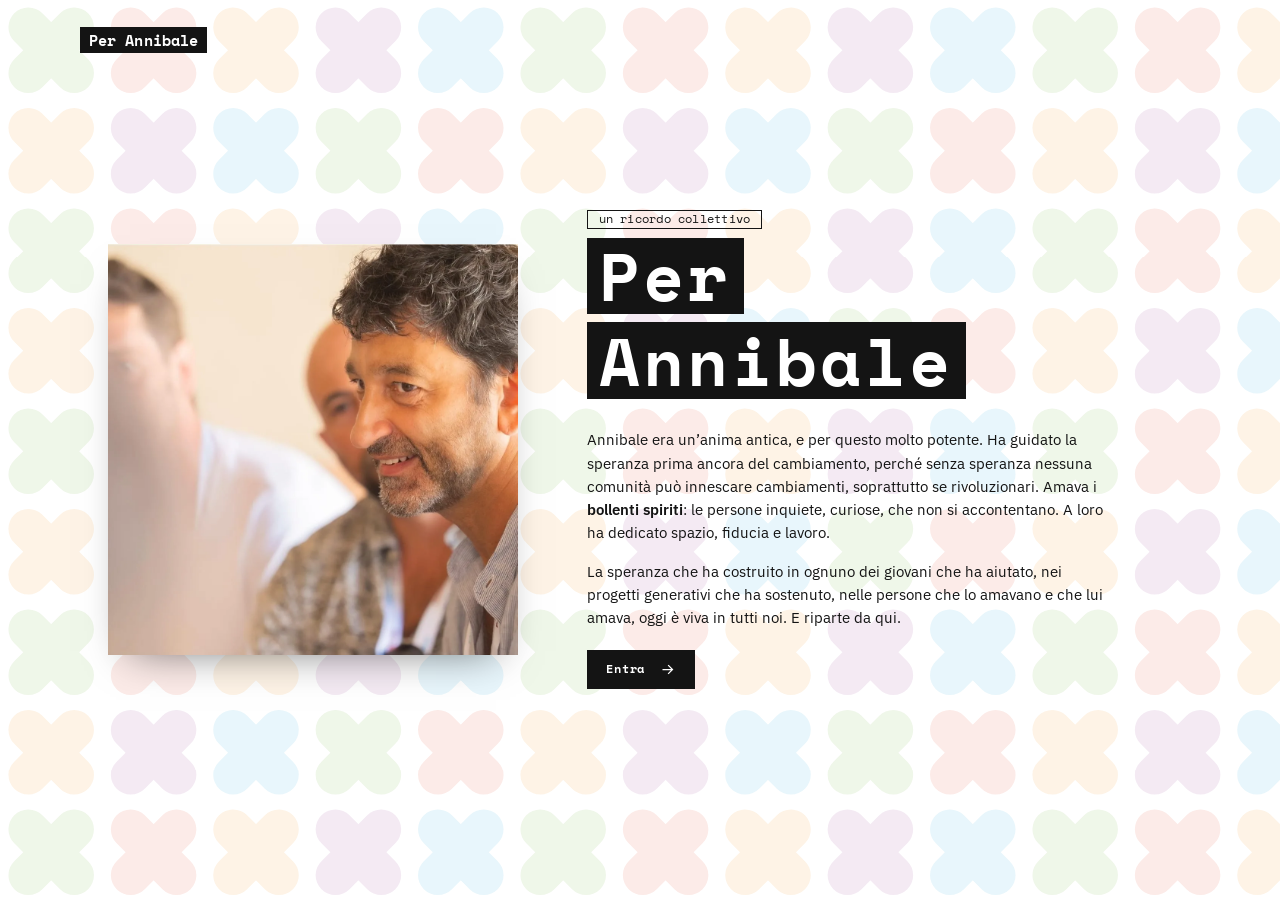
<file: index.html>
<!DOCTYPE html>
<html lang="it">
<head>
    <meta charset="UTF-8">
    <meta name="viewport" content="width=device-width, initial-scale=1.0">
    <title>Per Annibale D'Elia</title>
    <link rel="preconnect" href="https://fonts.googleapis.com">
    <link rel="preconnect" href="https://fonts.gstatic.com" crossorigin>
    <link href="https://fonts.googleapis.com/css2?family=IBM+Plex+Sans:wght@300;400;500;600;700&amp;family=Space+Mono:wght@400;700&amp;display=swap" rel="stylesheet">
    <link rel="stylesheet" href="assets/site-theme.css">
</head>
<body class="page--frontespizio">

    <div class="page">

        <header class="topbar">
            <div class="topbar__inner">
                <a class="site-brand" href="index.html" aria-current="page" aria-label="Per Annibale">
                    <span class="brand-tag">Per Annibale</span>
                </a>
            </div>
        </header>

        <main>
            <section id="frontispiece" aria-labelledby="frontispiece-title"
                     aria-describedby="frontispiece-quote">
                <div class="cover-scroll">
                    <div class="cover-grid">
                        <figure class="cover-photo">
                            <picture>
                                <source srcset="home.webp" type="image/webp">
                                <img src="home.jpg" width="1079" height="1080" decoding="async"
                                     alt="Annibale D'Elia sorride accanto ad altre persone durante un incontro">
                            </picture>
                        </figure>

                        <div class="cover-copy">
                            <p id="frontispiece-kicker">un ricordo collettivo</p>
                            <h1 id="frontispiece-title"><span>Per</span><span>Annibale</span></h1>
                            <blockquote id="frontispiece-quote" class="cover-quote">
                                <p>Annibale era un’anima antica, e per questo molto potente. Ha guidato la speranza prima
                                ancora del cambiamento, perché senza speranza nessuna comunità può innescare cambiamenti,
                                soprattutto se rivoluzionari. Amava i <strong>bollenti spiriti</strong>: le persone inquiete,
                                curiose, che non si accontentano. A loro ha dedicato spazio, fiducia e lavoro.</p>
                                <p>La speranza che ha costruito in ognuno dei giovani che ha aiutato, nei progetti generativi
                                che ha sostenuto, nelle persone che lo amavano e che lui amava, oggi è viva in tutti noi.
                                E riparte da qui.</p>
                            </blockquote>

                            <div class="cover-cta">
                                <a id="frontispiece-enter" href="ricordi.html">
                                    Entra
                                    <svg xmlns="http://www.w3.org/2000/svg" fill="none" viewBox="0 0 24 24"
                                         stroke="currentColor" aria-hidden="true">
                                        <path stroke-linecap="butt" stroke-linejoin="miter" stroke-width="2" d="M4 12h16M13 5l7 7-7 7" />
                                    </svg>
                                </a>
                            </div>
                        </div>
                    </div>
                </div>
            </section>
        </main>
    </div>
</body>
</html>
</file>
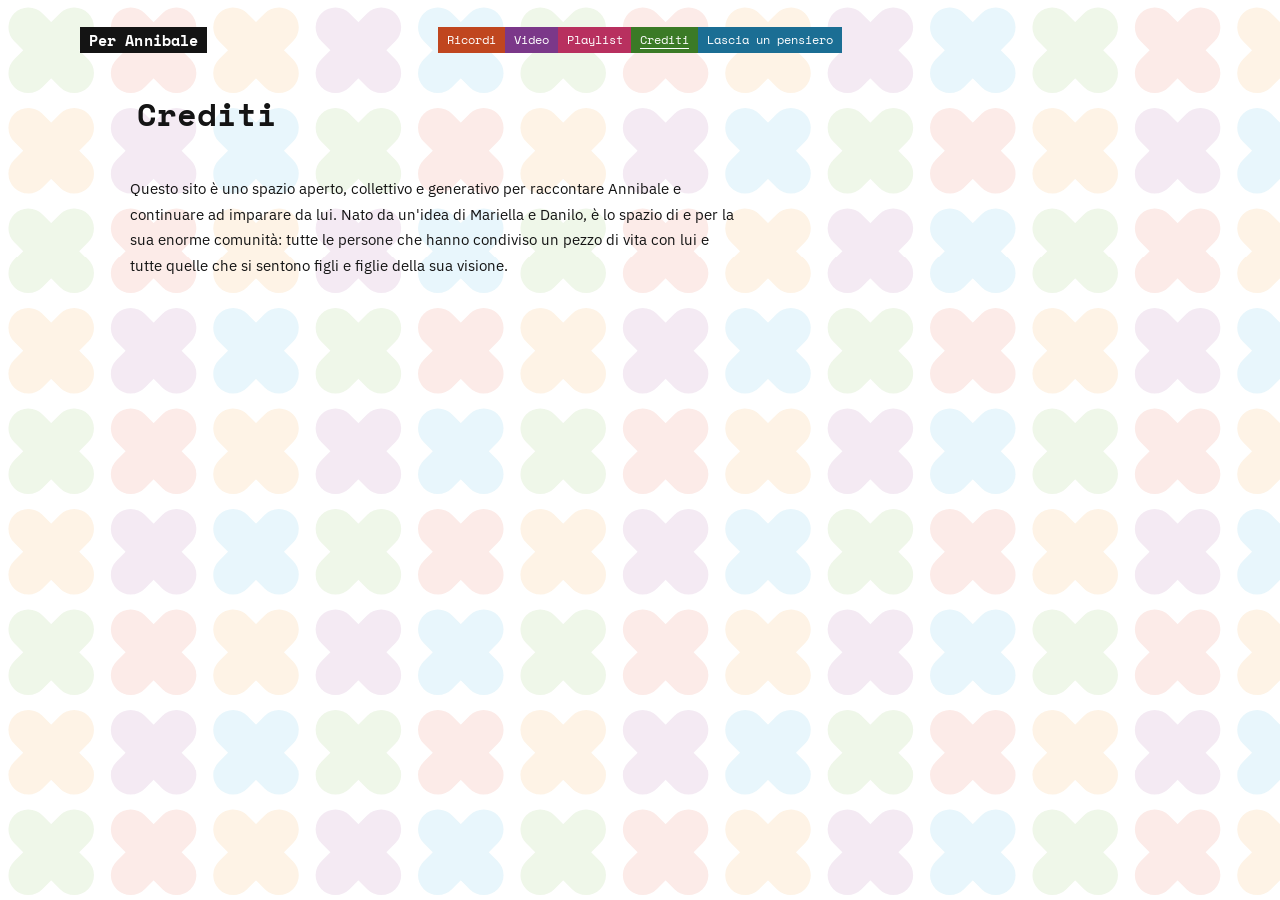
<file: credits.html>
<!DOCTYPE html>
<html lang="it">
<head>
    <meta charset="UTF-8">
    <meta name="viewport" content="width=device-width, initial-scale=1.0">
    <title>Crediti — Per Annibale</title>
    <link rel="preconnect" href="https://fonts.googleapis.com">
    <link rel="preconnect" href="https://fonts.gstatic.com" crossorigin>
    <link href="https://fonts.googleapis.com/css2?family=IBM+Plex+Sans:wght@300;400;500;600;700&amp;family=Space+Mono:wght@400;700&amp;display=swap" rel="stylesheet">
    <link rel="stylesheet" href="assets/site-theme.css">
</head>
<body class="page--browse">

    <div class="page">

        <header class="topbar">
            <div class="topbar__inner">
                <a class="site-brand" href="index.html" aria-label="Per Annibale — frontespizio">
                    <span class="brand-tag">Per Annibale</span>
                </a>

                <nav id="site-nav" aria-label="Sezioni del sito">
                    <a href="ricordi.html">Ricordi</a>
                    <a href="video.html">Video</a>
                    <a href="playlist.html">Playlist</a>
                    <a href="credits.html" aria-current="page">Crediti</a>
                    <a href="ricordi.html?pensiero=1" class="nav-pensiero">Lascia un pensiero</a>
                </nav>

                <div class="topbar__right">
                    <p id="counter"></p>

                    <button type="button" id="menu-toggle" aria-label="Apri il menu" aria-expanded="false"
                            aria-controls="mobile-menu">
                        <svg class="menu-icon-open" xmlns="http://www.w3.org/2000/svg" fill="none"
                             viewBox="0 0 24 24" stroke="currentColor" aria-hidden="true">
                            <path stroke-linecap="butt" stroke-width="2" d="M3 7h18M3 12h18M3 17h18" />
                        </svg>
                        <svg class="menu-icon-close hidden" xmlns="http://www.w3.org/2000/svg" fill="none"
                             viewBox="0 0 24 24" stroke="currentColor" aria-hidden="true">
                            <path stroke-linecap="butt" stroke-width="2" d="M6 18L18 6M6 6l12 12" />
                        </svg>
                    </button>
                </div>

                <div id="mobile-menu-backdrop" class="hidden"></div>
                <div id="mobile-menu" class="hidden">
                    <nav aria-label="Sezioni del sito">
                        <a href="ricordi.html">Ricordi</a>
                        <a href="video.html">Video</a>
                        <a href="playlist.html">Playlist</a>
                        <a href="credits.html" aria-current="page">Crediti</a>
                        <a href="ricordi.html?pensiero=1" class="nav-pensiero">Lascia un pensiero</a>
                    </nav>
                </div>
            </div>
        </header>

        <main>
            <div class="sheet">
                <div class="sheet__head">
                    <h1>Crediti</h1>
                </div>

                <p class="sheet__intro">
                    Questo sito è uno spazio aperto, collettivo e generativo per raccontare Annibale e continuare ad imparare da lui. Nato da un'idea di Mariella e Danilo, è lo spazio di e per la sua enorme comunità: tutte le persone che hanno condiviso un pezzo di vita con lui e tutte quelle che si sentono figli e figlie della sua visione.
                </p>

              
            </div>
        </main>
    </div>
    <script src="menu.js" defer></script>
</body>
</html>
</file>
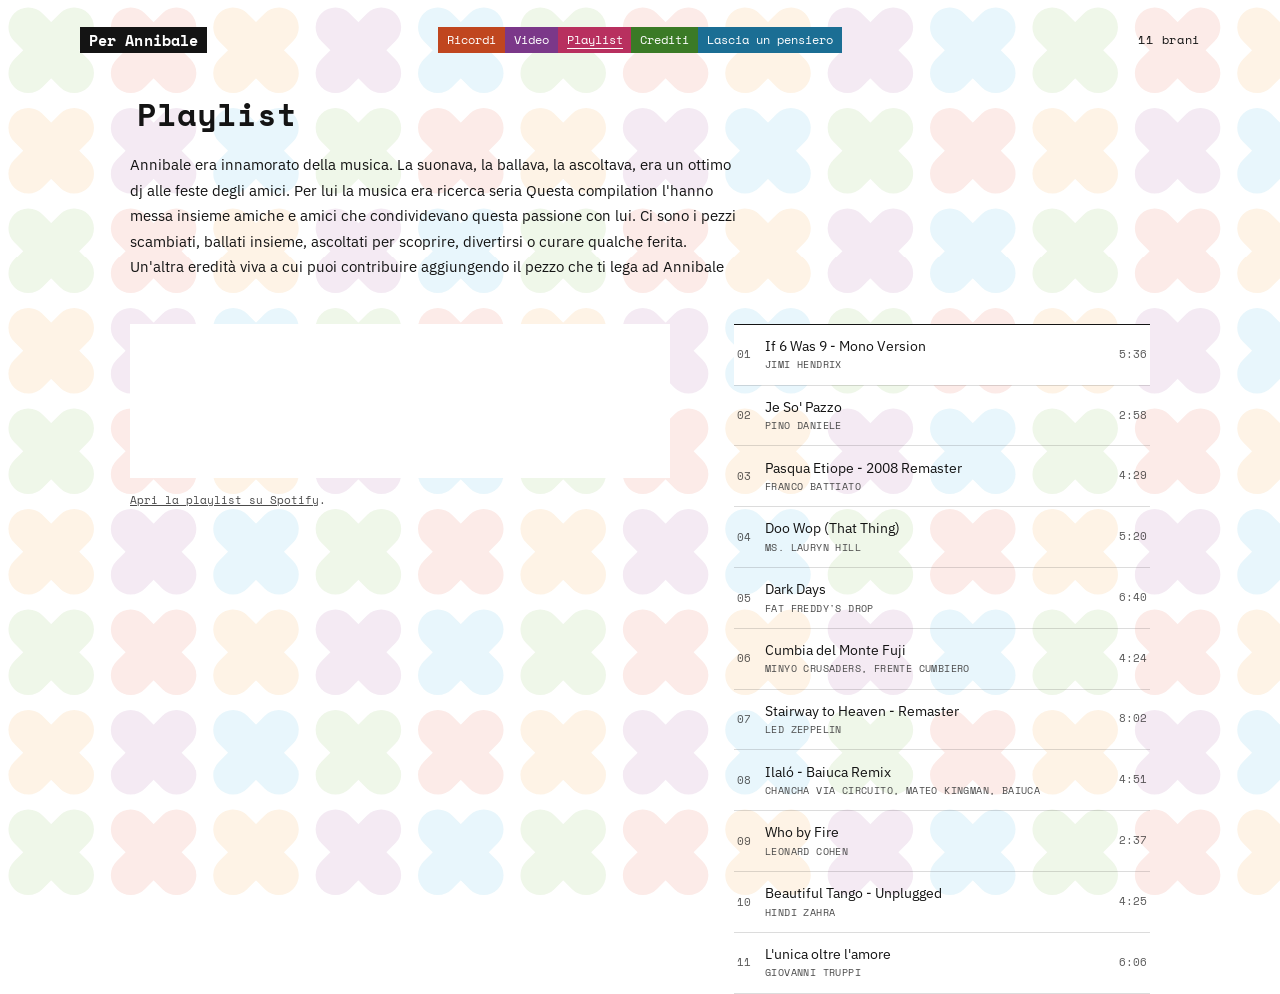
<file: playlist.html>
<!DOCTYPE html>
<html lang="it">

<head>
    <meta charset="UTF-8">
    <meta name="viewport" content="width=device-width, initial-scale=1.0">
    <title>Playlist — Per Annibale</title>
    <link rel="preconnect" href="https://fonts.googleapis.com">
    <link rel="preconnect" href="https://fonts.gstatic.com" crossorigin>
    <link
        href="https://fonts.googleapis.com/css2?family=IBM+Plex+Sans:wght@300;400;500;600;700&amp;family=Space+Mono:wght@400;700&amp;display=swap"
        rel="stylesheet">
    <link rel="stylesheet" href="assets/site-theme.css">
</head>

<body class="page--browse">

    <div class="page">

        <header class="topbar">
            <div class="topbar__inner">
                <a class="site-brand" href="index.html" aria-label="Per Annibale — frontespizio">
                    <span class="brand-tag">Per Annibale</span>
                </a>

                <nav id="site-nav" aria-label="Sezioni del sito">
                    <a href="ricordi.html">Ricordi</a>
                    <a href="video.html">Video</a>
                    <a href="playlist.html" aria-current="page">Playlist</a>
                    <a href="credits.html">Crediti</a>
                    <a href="ricordi.html?pensiero=1" class="nav-pensiero">Lascia un pensiero</a>
                </nav>

                <div class="topbar__right">
                    <p id="counter">11 brani</p>

                    <button type="button" id="menu-toggle" aria-label="Apri il menu" aria-expanded="false"
                        aria-controls="mobile-menu">
                        <svg class="menu-icon-open" xmlns="http://www.w3.org/2000/svg" fill="none" viewBox="0 0 24 24"
                            stroke="currentColor" aria-hidden="true">
                            <path stroke-linecap="butt" stroke-width="2" d="M3 7h18M3 12h18M3 17h18" />
                        </svg>
                        <svg class="menu-icon-close hidden" xmlns="http://www.w3.org/2000/svg" fill="none"
                            viewBox="0 0 24 24" stroke="currentColor" aria-hidden="true">
                            <path stroke-linecap="butt" stroke-width="2" d="M6 18L18 6M6 6l12 12" />
                        </svg>
                    </button>
                </div>

                <div id="mobile-menu-backdrop" class="hidden"></div>
                <div id="mobile-menu" class="hidden">
                    <nav aria-label="Sezioni del sito">
                        <a href="ricordi.html">Ricordi</a>
                        <a href="video.html">Video</a>
                        <a href="playlist.html" aria-current="page">Playlist</a>
                        <a href="credits.html">Crediti</a>
                        <a href="ricordi.html?pensiero=1" class="nav-pensiero">Lascia un pensiero</a>
                    </nav>
                </div>
            </div>
        </header>

        <main>
            <div class="sheet">
                <div class="sheet__head">
                    <h1>Playlist</h1>
                    <p class="sheet__intro">
                        Annibale era innamorato della musica. La suonava, la ballava, la ascoltava, era un ottimo dj
                        alle feste degli amici. Per lui la musica era ricerca seria
                        Questa compilation l'hanno messa insieme amiche e amici che condividevano questa passione con
                        lui. Ci sono i pezzi scambiati, ballati insieme, ascoltati per scoprire, divertirsi o curare
                        qualche ferita.
                        Un'altra eredità viva a cui puoi contribuire aggiungendo il pezzo che ti lega ad Annibale

                    </p>
                </div>

                <div class="playlist">
                    <div class="playlist__now">
                        <div class="frame frame--audio" id="player">
                            <iframe
                                src="https://open.spotify.com/embed/track/5GlwwE3n90VQGXJaO1IEja?utm_source=generator&amp;theme=0"
                                title="If 6 Was 9 - Mono Version · Jimi Hendrix" loading="lazy"
                                allow="autoplay; clipboard-write; encrypted-media; fullscreen; picture-in-picture"></iframe>
                        </div>
                        <p class="playlist__hint">
                            <a href="https://open.spotify.com/playlist/4p1DMo5eNck3kikLHSGrAn" target="_blank"
                                rel="noopener">Apri la playlist su Spotify</a>.
                        </p>
                    </div>

                    <ol class="playlist__list" id="list">
                        <li>
                            <button type="button" class="playlist__item" aria-current="true"
                                data-track="5GlwwE3n90VQGXJaO1IEja" data-title="If 6 Was 9 - Mono Version"
                                data-artist="Jimi Hendrix">
                                <span class="playlist__index">01</span>
                                <span class="playlist__song">
                                    <span class="playlist__title">If 6 Was 9 - Mono Version</span>
                                    <span class="playlist__artist">Jimi Hendrix</span>
                                </span>
                                <span class="playlist__time">5:36</span>
                            </button>
                        </li>
                        <li>
                            <button type="button" class="playlist__item" data-track="3QDZ1rWJBMCu9ptRVkPQUa"
                                data-title="Je So' Pazzo" data-artist="Pino Daniele">
                                <span class="playlist__index">02</span>
                                <span class="playlist__song">
                                    <span class="playlist__title">Je So' Pazzo</span>
                                    <span class="playlist__artist">Pino Daniele</span>
                                </span>
                                <span class="playlist__time">2:58</span>
                            </button>
                        </li>
                        <li>
                            <button type="button" class="playlist__item" data-track="0tL0UhVcoZLwurNbB4jxD0"
                                data-title="Pasqua Etiope - 2008 Remaster" data-artist="Franco Battiato">
                                <span class="playlist__index">03</span>
                                <span class="playlist__song">
                                    <span class="playlist__title">Pasqua Etiope - 2008 Remaster</span>
                                    <span class="playlist__artist">Franco Battiato</span>
                                </span>
                                <span class="playlist__time">4:29</span>
                            </button>
                        </li>
                        <li>
                            <button type="button" class="playlist__item" data-track="0uEp9E98JB5awlA084uaIg"
                                data-title="Doo Wop (That Thing)" data-artist="Ms. Lauryn Hill">
                                <span class="playlist__index">04</span>
                                <span class="playlist__song">
                                    <span class="playlist__title">Doo Wop (That Thing)</span>
                                    <span class="playlist__artist">Ms. Lauryn Hill</span>
                                </span>
                                <span class="playlist__time">5:20</span>
                            </button>
                        </li>
                        <li>
                            <button type="button" class="playlist__item" data-track="4c5LotZ6p32pCkFTEllTGd"
                                data-title="Dark Days" data-artist="Fat Freddy's Drop">
                                <span class="playlist__index">05</span>
                                <span class="playlist__song">
                                    <span class="playlist__title">Dark Days</span>
                                    <span class="playlist__artist">Fat Freddy's Drop</span>
                                </span>
                                <span class="playlist__time">6:40</span>
                            </button>
                        </li>
                        <li>
                            <button type="button" class="playlist__item" data-track="1O9k2KJkdTALaxjkzUoLCT"
                                data-title="Cumbia del Monte Fuji" data-artist="Minyo Crusaders, Frente Cumbiero">
                                <span class="playlist__index">06</span>
                                <span class="playlist__song">
                                    <span class="playlist__title">Cumbia del Monte Fuji</span>
                                    <span class="playlist__artist">Minyo Crusaders, Frente Cumbiero</span>
                                </span>
                                <span class="playlist__time">4:24</span>
                            </button>
                        </li>
                        <li>
                            <button type="button" class="playlist__item" data-track="5CQ30WqJwcep0pYcV4AMNc"
                                data-title="Stairway to Heaven - Remaster" data-artist="Led Zeppelin">
                                <span class="playlist__index">07</span>
                                <span class="playlist__song">
                                    <span class="playlist__title">Stairway to Heaven - Remaster</span>
                                    <span class="playlist__artist">Led Zeppelin</span>
                                </span>
                                <span class="playlist__time">8:02</span>
                            </button>
                        </li>
                        <li>
                            <button type="button" class="playlist__item" data-track="5tSksdnno22sDKpKpXiakm"
                                data-title="Ilaló - Baiuca Remix"
                                data-artist="Chancha Via Circuito, Mateo Kingman, Baiuca">
                                <span class="playlist__index">08</span>
                                <span class="playlist__song">
                                    <span class="playlist__title">Ilaló - Baiuca Remix</span>
                                    <span class="playlist__artist">Chancha Via Circuito, Mateo Kingman, Baiuca</span>
                                </span>
                                <span class="playlist__time">4:51</span>
                            </button>
                        </li>
                        <li>
                            <button type="button" class="playlist__item" data-track="1JZ2NQMaA9oy4UeTI4oQcP"
                                data-title="Who by Fire" data-artist="Leonard Cohen">
                                <span class="playlist__index">09</span>
                                <span class="playlist__song">
                                    <span class="playlist__title">Who by Fire</span>
                                    <span class="playlist__artist">Leonard Cohen</span>
                                </span>
                                <span class="playlist__time">2:37</span>
                            </button>
                        </li>
                        <li>
                            <button type="button" class="playlist__item" data-track="1AAmQJO43qsQGc1pWRmTxN"
                                data-title="Beautiful Tango - Unplugged" data-artist="Hindi Zahra">
                                <span class="playlist__index">10</span>
                                <span class="playlist__song">
                                    <span class="playlist__title">Beautiful Tango - Unplugged</span>
                                    <span class="playlist__artist">Hindi Zahra</span>
                                </span>
                                <span class="playlist__time">4:25</span>
                            </button>
                        </li>
                        <li>
                            <button type="button" class="playlist__item" data-track="7F7kGzgWr9UvPF9OfCi1VF"
                                data-title="L'unica oltre l'amore" data-artist="Giovanni Truppi">
                                <span class="playlist__index">11</span>
                                <span class="playlist__song">
                                    <span class="playlist__title">L'unica oltre l'amore</span>
                                    <span class="playlist__artist">Giovanni Truppi</span>
                                </span>
                                <span class="playlist__time">6:06</span>
                            </button>
                        </li>
                    </ol>
                </div>
            </div>
        </main>
    </div>

    <script>
        /* One player, one list: choosing a song loads that track into the Spotify embed. */
        (function playlist() {
            const player = document.getElementById('player');
            const list = document.getElementById('list');
            if (!player || !list) return;

            function play(button) {
                list.querySelectorAll('.playlist__item').forEach((el) => {
                    el.setAttribute('aria-current', el === button ? 'true' : 'false');
                });

                const iframe = document.createElement('iframe');
                iframe.src = 'https://open.spotify.com/embed/track/' + button.dataset.track +
                    '?utm_source=generator&theme=0&autoplay=1';
                iframe.title = button.dataset.title + ' · ' + button.dataset.artist;
                iframe.allow = 'autoplay; clipboard-write; encrypted-media; fullscreen; picture-in-picture';
                player.replaceChildren(iframe);
            }

            list.addEventListener('click', (event) => {
                const button = event.target.closest('.playlist__item');
                if (button) play(button);
            });
        })();
    </script>
    <script src="menu.js" defer></script>
</body>

</html>
</file>
<file: assets/site-theme.css>
/* =========================================================================
   Per Annibale — sistema grafico
   Motivo a X pastello, Space Mono per titoli/etichette/menu/pulsanti,
   IBM Plex Sans per i testi, angoli vivi ovunque.
   ========================================================================= */

:root {
    --ink: #141414;
    --paper: #ffffff;

    /* Colori del motivo (sfondo, al 12%) */
    --motif-green: #7ab648;
    --motif-red: #e5553a;
    --motif-orange: #f39a2b;
    --motif-purple: #a0509c;
    --motif-blue: #3db4e0;

    /* Colori per testi e pulsanti (contrasto AA sul bianco) */
    --ricordi: #c0461f;
    --video: #7b3889;
    --playlist: #b8305f;
    --crediti: #3b7a26;
    --pensiero: #1b6e94;

    --muted: #4a4a4a;
}

*,
*::before,
*::after {
    box-sizing: border-box;
}

html {
    height: 100%;
    -webkit-text-size-adjust: 100%;
}

body {
    margin: 0;
    min-height: 100%;
    background-color: var(--paper);
    background-image: url("x-pattern.svg");
    background-size: 40vw auto;
    background-repeat: repeat;
    background-attachment: fixed;
    color: var(--ink);
    font-family: "IBM Plex Sans", system-ui, sans-serif;
    font-size: 1rem;
    line-height: 1.5;
    -webkit-font-smoothing: antialiased;
}

/* Sul telefono il motivo a 80vw diventa troppo rado: si stringe un po'. */
@media (max-width: 899px) {
    body {
        background-size: 500px auto;
    }
}

a {
    color: inherit;
}

::selection {
    background: var(--motif-red);
    color: #fff;
}

.hidden {
    display: none !important;
}

.pointer-events-none {
    pointer-events: none;
}

button {
    font: inherit;
    color: inherit;
}



/* ------------------------------------------------------------------ topbar */

.topbar {
    position: relative;
    z-index: 40;
    width: 100%;
}

.topbar__inner {
    position: relative;
    display: grid;
    grid-template-columns: 1fr auto 1fr;
    align-items: center;
    gap: 1rem;
    width: 100%;
    max-width: 1168px;
    margin: 0 auto;
    padding: 16px 24px 0;
}

@media (min-width: 900px) {
    .topbar__inner {
        padding-top: 27px;
    }
}

.site-brand {
    display: inline-flex;
    align-items: baseline;
    gap: 0.25em;
    justify-self: start;
    font-family: "Space Mono", monospace;
    font-size: 0.75rem;
    line-height: 1;
    letter-spacing: 0.01em;
    text-decoration: none;
    white-space: nowrap;
}

.site-brand .brand-tag {
    display: inline-block;
    padding: 0.25rem 0.55rem;
    background: var(--ink);
    color: #fff;
    font-weight: 700;
    font-size: 0.94rem;
    line-height: 1.2;
}

/* --------------------------------------------------------------- navigazione */

#site-nav {
    display: flex;
    grid-column: 2;
    justify-self: center;
}

#site-nav a,
#site-nav button,
#mobile-menu a,
#mobile-menu button {
    position: relative;
    display: inline-flex;
    align-items: center;
    justify-content: center;
    padding: 0.44rem 0.56rem;
    border: 0;
    background: var(--ink);
    color: #fff;
    font-family: "Space Mono", monospace;
    font-size: 0.75rem;
    line-height: 1;
    text-decoration: none;
    white-space: nowrap;
    cursor: pointer;
}

#site-nav a[href="ricordi.html"],
#mobile-menu a[href="ricordi.html"] {
    background: var(--ricordi);
}

#site-nav a[href="video.html"],
#mobile-menu a[href="video.html"] {
    background: var(--video);
}

#site-nav a[href="playlist.html"],
#mobile-menu a[href="playlist.html"] {
    background: var(--playlist);
}

#site-nav a[href="credits.html"],
#mobile-menu a[href="credits.html"] {
    background: var(--crediti);
}

#site-nav #leave-thought,
#site-nav .nav-pensiero,
#mobile-menu #menu-thoughts,
#mobile-menu .nav-pensiero {
    background: var(--pensiero);
}

#site-nav a:hover,
#site-nav button:hover,
#mobile-menu a:hover,
#mobile-menu button:hover {
    background-image: linear-gradient(rgba(0, 0, 0, 0.14), rgba(0, 0, 0, 0.14));
}

#site-nav [aria-current="page"]::after,
#mobile-menu [aria-current="page"]::after {
    content: "";
    position: absolute;
    left: 0.56rem;
    right: 0.56rem;
    bottom: 4px;
    height: 1px;
    background: #fff;
}

/* Etichetta lunga/corta nei menu stretti */
.nav-label-long {
    display: inline;
}

.nav-label-short {
    display: none;
}

/* ------------------------------------------------------------ lato destro */

.topbar__right {
    display: flex;
    grid-column: 3;
    align-items: center;
    justify-self: end;
    gap: 1.875rem;
}

#search-wrap {
    position: relative;
    flex: none;
}

#search {
    width: 205px;
    height: 34px;
    padding: 0 0.75rem;
    border: 1px solid var(--ink);
    background: var(--paper);
    color: var(--ink);
    font-family: "Space Mono", monospace;
    font-size: 0.7rem;
    line-height: 32px;
}

#search::placeholder {
    color: #8c8c8c;
    opacity: 1;
}

#search::-webkit-search-cancel-button {
    cursor: pointer;
}

#counter {
    margin: 0;
    color: var(--ink);
    font-family: "Space Mono", monospace;
    font-size: 0.72rem;
    letter-spacing: 0.06em;
    white-space: nowrap;
    font-variant-numeric: tabular-nums;
}

#menu-toggle {
    display: flex;
    align-items: center;
    justify-content: center;
    width: 43px;
    height: 43px;
    margin-left: auto;
    border: 0;
    background: var(--ink);
    color: #fff;
    cursor: pointer;
}

#menu-toggle svg {
    width: 18px;
    height: 18px;
}

#mobile-menu {
    position: absolute;
    top: 100%;
    right: 24px;
    z-index: 65;
    width: 230px;
    border: 1px solid var(--ink);
    background: var(--paper);
}

#mobile-menu nav {
    display: flex;
    flex-direction: column;
}

#mobile-menu a,
#mobile-menu button {
    justify-content: flex-start;
    width: 100%;
    padding: 0.6rem 0.7rem;
    font-size: 0.75rem;
}

#mobile-menu-backdrop {
    position: fixed;
    inset: 0;
    z-index: 64;
    background: transparent;
}

/* --------------------------------------------------------------- risultati */

#results {
    position: absolute;
    top: calc(100% + 0.5rem);
    right: 0;
    z-index: 50;
    width: min(26rem, 86vw);
    max-height: 62vh;
    overflow-x: hidden;
    overflow-y: auto;
    border: 1px solid var(--ink);
    background: var(--paper);
    scrollbar-width: thin;
    scrollbar-color: #c4c4c4 transparent;
}

#results mark {
    background: #d9eef5;
    color: #134e69;
    padding: 0 0.1rem;
}

#results [aria-selected="true"] {
    background: rgba(27, 110, 148, 0.12);
}

.result {
    display: flex;
    align-items: flex-start;
    gap: 0.75rem;
    width: 100%;
    padding: 0.65rem 0.75rem;
    border: 0;
    border-bottom: 1px solid rgba(20, 20, 20, 0.12);
    background: transparent;
    text-align: left;
    cursor: pointer;
}

.result:last-child {
    border-bottom: 0;
}

.result:hover {
    background: rgba(20, 20, 20, 0.05);
}

.result__thumb {
    flex: 0 0 auto;
    width: 44px;
    height: 44px;
    object-fit: cover;
    background: #f2f2f2;
}

.result__thumb--empty {
    display: block;
    border: 1px solid rgba(20, 20, 20, 0.2);
}

.result__body {
    display: block;
    min-width: 0;
    flex: 1 1 auto;
}

.result__top {
    display: flex;
    align-items: baseline;
    gap: 0.5rem;
}

.result__author {
    overflow: hidden;
    color: var(--ink);
    font-size: 0.82rem;
    font-weight: 600;
    text-overflow: ellipsis;
    white-space: nowrap;
}

.result__date {
    overflow: hidden;
    color: var(--muted);
    font-family: "Space Mono", monospace;
    font-size: 0.6rem;
    text-overflow: ellipsis;
    text-transform: uppercase;
    letter-spacing: 0.05em;
    white-space: nowrap;
    max-width: 45%;
}

.result__snippet {
    display: block;
    margin-top: 0.3rem;
    color: var(--muted);
    font-size: 0.78rem;
    line-height: 1.45;
}

.results__empty,
.results__more {
    padding: 0.8rem 0.9rem;
    color: var(--muted);
    font-family: "Space Mono", monospace;
    font-size: 0.7rem;
}

.card__message {
    margin: auto 0;
    color: var(--muted);
    font-size: 0.9rem;
    line-height: 1.6;
}

.card__message strong {
    display: block;
    margin-bottom: 0.5rem;
    color: var(--ink);
}

.card__message code {
    display: block;
    margin: 0.6rem 0;
    padding: 0.6rem;
    background: rgba(20, 20, 20, 0.06);
    font-size: 0.8rem;
    user-select: all;
}

/* =========================================================================
   Frontespizio (index.html)
   ========================================================================= */

#frontispiece {
    display: flex;
    flex: 1 1 auto;
    flex-direction: column;
    width: 100%;
    min-height: 0;
    overflow: hidden;
}

.cover-scroll {
    flex: 1 1 auto;
    min-height: 0;
    overflow-y: auto;
    padding: 0 24px;
    scrollbar-width: thin;
    scrollbar-color: #c4c4c4 transparent;
}

.cover-scroll::-webkit-scrollbar {
    width: 6px;
}

.cover-scroll::-webkit-scrollbar-thumb {
    background: #c4c4c4;
}

.cover-grid {
    display: flex;
    flex-direction: column;
    gap: 1.6rem;
    width: 100%;
    max-width: 1065px;
    min-height: 100%;
    margin: 0 auto;
    padding: 1.5rem 0 2rem;
}

.cover-photo {
    margin: 0 auto;
    width: 100%;
    max-width: 216px;
}

.cover-photo img {
    display: block;
    width: 100%;
    height: auto;
    box-shadow: 0 18px 40px -22px rgba(0, 0, 0, 0.55);
}

.cover-copy {
    display: flex;
    flex: 1 1 auto;
    flex-direction: column;
    align-items: flex-start;
    min-width: 0;
}

#frontispiece-kicker {
    margin: 0 0 0.55rem;
    padding: 1px 11px;
    border: 1px solid var(--ink);
    color: var(--ink);
    font-family: "Space Mono", monospace;
    font-size: 0.72rem;
    line-height: 1.3;
    letter-spacing: 0.02em;
}

#frontispiece-title {
    display: flex;
    flex-direction: column;
    align-items: flex-start;
    gap: 8px;
    margin: 0;
    font-family: "IBM Plex Sans", sans-serif;
    font-size: clamp(2.5rem, 12vw, 4.2rem);
    font-weight: 700;
    line-height: 1;
    letter-spacing: 0.05em;
}

#frontispiece-title span {
    font-family: "Space Mono", monospace;
    display: block;
    padding: 0.07em 0.18em;
    background: var(--ink);
    color: #fff;
}

.cover-quote {
    max-width: 33rem;
    margin: 1.5rem 0 0;
    font-size: 0.9375rem;
    line-height: 1.55;
    color: var(--ink);
}

.cover-quote p {
    margin: 0 0 1em;
}

.cover-quote p:last-child {
    margin-bottom: 0;
}

.cover-quote strong {
    font-weight: 600;
}

.cover-cta {
    display: flex;
    flex-direction: column;
    gap: 0.85rem;
    width: 100%;
    padding-top: 1rem;
}

#frontispiece-enter {
    display: inline-flex;
    align-items: center;
    justify-content: center;
    gap: 0.9rem;
    width: 100%;
    min-height: 51px;
    padding: 0 1rem;
    border: 0;
    background: var(--ink);
    color: #fff;
    font-family: "Space Mono", monospace;
    font-size: 0.78rem;
    font-weight: 700;
    letter-spacing: 0.06em;
    text-decoration: none;
}

#frontispiece-enter:hover {
    background: #2b2b2b;
}

#frontispiece-enter svg {
    width: 15px;
    height: 15px;
}

@media (max-width: 899px) {
    #frontispiece-kicker {
        display: none;
    }

    .cover-quote {
        margin-top: 1.5rem;
    }

    #frontispiece-enter {
        gap: 1.5rem;
        font-size: 1rem;
        letter-spacing: 0.04em;
    }

    .cover-cta {
        padding-top: 0.75rem;
    }
}

@media (min-width: 900px) {
    .cover-scroll {
        display: flex;
        align-items: center;
        padding-bottom: 6vh;
    }

    .cover-grid {
        display: grid;
        grid-template-columns: 410fr 586fr;
        gap: clamp(2rem, 5.6vw, 69px);
        align-items: center;
        min-height: 0;
        padding: 0;
    }

    .cover-photo {
        max-width: none;
    }

    .cover-quote {
        margin-top: 1.85rem;
    }

    .cover-cta {
        flex-direction: row;
        align-items: flex-start;
        gap: 1.1rem;
        width: auto;
        padding-top: 1.3rem;
    }

    #frontispiece-enter {
        width: auto;
        min-width: 108px;
        min-height: 39px;
        padding: 0 0.9rem;
    }
}

/* =========================================================================
   Ricordi — presentazione a schermo intero
   ========================================================================= */

.page {
    display: flex;
    flex-direction: column;
    height: 100vh;
    height: 100dvh;
}

.page > main {
    display: flex;
    flex: 1 1 auto;
    min-height: 0;
}

main:focus-visible {
    outline: none;
}


.memory {
    display: flex;
    flex: 1 1 auto;
    flex-direction: column;
    gap: 1.25rem;
    width: 100%;
    max-width: 1069px;
    height: 100%;
    min-height: 0;
    margin: 0 auto;
    padding: 1.25rem 24px;
}

.memory:focus {
    outline: none;
}

#figure {
    display: flex;
    flex-direction: column;
    min-height: 30vh;
    margin: 0;
}

#photo-frame {
    position: relative;
    flex: 1 1 auto;
    min-height: 0;
    width: 100%;
    touch-action: pan-y pinch-zoom;
}

.photo {
    position: absolute;
    inset: 0;
    margin: auto;
    width: auto;
    height: auto;
    max-width: 100%;
    max-height: 100%;
    object-fit: contain;
    box-shadow: 0 18px 40px -22px rgba(0, 0, 0, 0.55);
    user-select: none;
    -webkit-user-drag: none;
    pointer-events: none;
}

/* Segno a X nell'angolo della foto: due nastri incrociati come il motivo
   dello sfondo. Ancora di 0x0 sul punto d'angolo, riempita dal JS. */
#photo-badge {
    position: absolute;
    left: 0;
    top: 0;
    width: 0;
    height: 0;
    opacity: 0;
    pointer-events: none;
}

#photo-badge[data-ready="true"] {
    opacity: 1;
}

.photo-badge__bar {
    position: absolute;
    left: 0;
    top: 0;
    width: var(--badge-length, 0px);
    height: calc(var(--badge-length, 0px) / 3);
    margin-left: calc(var(--badge-length, 0px) / -2);
    margin-top: calc(var(--badge-length, 0px) / -6);
    border-radius: 200px;
    opacity: 0.8;
}

.photo-badge__bar--back {
    background: var(--badge-back, var(--motif-orange));
    transform: rotate(45deg);
}

.photo-badge__bar--front {
    background: var(--badge-front, var(--motif-purple));
    transform: rotate(-45deg);
}

#photo-controls {
    display: flex;
    flex-shrink: 0;
    align-items: center;
    justify-content: center;
    gap: 0.75rem;
    padding-top: 0.75rem;
}

#photo-controls[hidden] {
    display: none;
}

#photo-prev,
#photo-next {
    display: flex;
    align-items: center;
    justify-content: center;
    width: 34px;
    height: 34px;
    border: 1px solid var(--ink);
    background: var(--paper);
    color: var(--ink);
    cursor: pointer;
}

#photo-prev:hover,
#photo-next:hover {
    background: var(--ink);
    color: #fff;
}

#photo-prev:disabled,
#photo-next:disabled {
    opacity: 0.3;
    cursor: default;
}

#photo-counter {
    font-family: "Space Mono", monospace;
    font-size: 0.72rem;
    font-variant-numeric: tabular-nums;
}

#card {
    display: flex;
    flex: 1 1 auto;
    flex-direction: column;
    justify-content: center;
    min-height: 0;
}

#text {
    flex: 0 1 auto;
    min-height: 0;
    margin: 0;
    overflow-y: auto;
    padding-right: 0.5rem;
    color: var(--ink);
    font-size: 1rem;
    line-height: 1.75;
    white-space: pre-line;
    scrollbar-width: thin;
    scrollbar-color: #c4c4c4 transparent;
}

#text::-webkit-scrollbar {
    width: 6px;
}

#text::-webkit-scrollbar-thumb {
    background: #c4c4c4;
}

.memory-meta {
    display: flex;
    flex-shrink: 0;
    align-items: center;
    justify-content: space-between;
    gap: 1.5rem;
    margin-top: 2rem;
    padding-top: 1.1rem;
}

#author-link {
    display: inline-block;
    max-width: 100%;
    padding: 0.25rem 0.56rem;
    background: var(--ink);
    color: #fff;
    font-family: "Space Mono", monospace;
    font-size: 0.84rem;
    font-weight: 700;
    line-height: 1.25;
    text-decoration: none;
}

#author-link:hover {
    color: #fff;
    background: #2b2b2b;
}

#date {
    display: none;
}

.memory-actions {
    display: flex;
    flex-shrink: 0;
    align-items: center;
    gap: 8px;
}

#share,
#permalink {
    display: inline-flex;
    align-items: center;
    justify-content: center;
    width: 37px;
    height: 37px;
    padding: 0;
    border: 1px solid var(--ink);
    background: var(--paper);
    color: var(--ink);
    cursor: pointer;
}

#share:hover,
#permalink:hover {
    background: var(--ink);
    color: #fff;
}

#share svg,
#permalink svg {
    width: 15px;
    height: 15px;
}

.memory-footer {
    flex-shrink: 0;
    width: 100%;
    padding: 0.5rem 24px 1.75rem;
}

.memory-footer__inner {
    display: flex;
    align-items: center;
    justify-content: center;
    gap: 8px;
}

#prev,
#next {
    display: flex;
    align-items: center;
    justify-content: center;
    width: 44px;
    height: 40px;
    border: 0;
    background: var(--ink);
    color: #fff;
    cursor: pointer;
}

#prev:hover,
#next:hover {
    background: #2b2b2b;
}

#prev:disabled,
#next:disabled {
    opacity: 0.25;
    cursor: default;
}

#prev svg,
#next svg {
    width: 18px;
    height: 18px;
}

@media (min-width: 900px) {
    .memory {
        display: grid;
        grid-template-columns: 462fr 476fr;
        grid-template-rows: minmax(0, 1fr);
        gap: clamp(2rem, 6.8vw, 83px);
        align-items: center;
        padding-top: 1.5rem;
        padding-bottom: 1.5rem;
    }

    #figure {
        height: 100%;
        min-height: 0;
    }

    #card {
        height: 100%;
    }

    #figure.no-image {
        display: none;
    }

    #card {
        justify-content: center;
    }

    .memory.no-image {
        grid-template-columns: minmax(0, 1fr);
        justify-items: center;
    }

    .memory.no-image #card {
        width: 100%;
        max-width: 476px;
    }
}

@media (max-width: 899px) {
    .memory {
        justify-content: center;
    }

    #figure {
        max-height: 40vh;
    }

    /* Single column: keep the measure readable and the block centred. */
    #card {
        width: 100%;
        max-width: 34rem;
        margin-inline: auto;
    }

    .memory.no-image #figure {
        display: none;
    }
}

/* =========================================================================
   Pagine che scorrono: video, playlist, crediti
   ========================================================================= */

.sheet {
    width: 100%;
    max-width: 1068px;
    margin: 0 auto;
    padding: 2.5rem 24px 4rem;
}

.sheet__head {
    margin-bottom: 2.5rem;
}

.sheet h1 {
    display: inline-block;
    margin: 0;
    padding: 0.1em 0.22em;
    color: var(--ink);
    font-family: "Space Mono", monospace;
    font-size: clamp(1.35rem, 3.6vw, 2rem);
    line-height: 1.15;
}

.sheet__intro {
    margin: 1rem 0 2.75rem;
    max-width: 38rem;
    color: var(--ink);
    font-size: 0.9375rem;
    line-height: 1.7;
}

.sheet h2 {
    margin: 0 0 1.1rem;
    padding-top: 0.55rem;
    color: var(--ink);
    font-family: "Space Mono", monospace;
    font-size: 0.74rem;
    font-weight: 700;
    letter-spacing: 0.14em;
    text-transform: uppercase;
}

.sheet h2 span {
    font-weight: 400;
    letter-spacing: 0.04em;
    color: var(--muted);
}

.sheet section + section {
    margin-top: 3rem;
}

.card-grid {
    display: grid;
    grid-template-columns: minmax(0, 1fr);
    gap: 2rem 1.5rem;
}

@media (min-width: 720px) {
    .card-grid {
        grid-template-columns: repeat(2, minmax(0, 1fr));
    }
}

.card {
    display: flex;
    flex-direction: column;
    gap: 0.85rem;
    min-width: 0;
}

.frame {
    position: relative;
    display: block;
    width: 100%;
    aspect-ratio: 16 / 9;
    overflow: hidden;
    background: var(--paper);
    cursor: pointer;
    padding: 0;
}

.frame img,
.frame iframe {
    position: absolute;
    inset: 0;
    display: block;
    width: 100%;
    height: 100%;
    border: 0;
}

.frame img {
    object-fit: cover;
}

.frame .veil {
    position: absolute;
    inset: 0;
    background: rgba(20, 20, 20, 0.06);
    transition: background 150ms ease;
}

.frame .play {
    position: absolute;
    left: 50%;
    top: 50%;
    display: flex;
    align-items: center;
    justify-content: center;
    width: 54px;
    height: 38px;
    background: var(--ink);
    color: #fff;
    transform: translate(-50%, -50%);
}

.frame .play svg {
    width: 18px;
    height: 18px;
}

.card:hover .frame .play,
.card:focus-within .frame .play {
    background: var(--video);
}

.card:hover .frame .veil {
    background: rgba(20, 20, 20, 0.16);
}

.card__body {
    display: flex;
    align-items: flex-start;
    justify-content: space-between;
    gap: 1rem;
}

.card__body h3 {
    margin: 0;
    color: var(--ink);
    font-family: "IBM Plex Sans", sans-serif;
    font-size: 1rem;
    font-weight: 600;
    line-height: 1.35;
}

.card__meta {
    margin: 0.4rem 0 0;
    color: var(--muted);
    font-family: "Space Mono", monospace;
    font-size: 0.66rem;
    line-height: 1.5;
    letter-spacing: 0.04em;
    text-transform: uppercase;
}

.card__link {
    display: inline-flex;
    flex-shrink: 0;
    align-items: center;
    justify-content: center;
    width: 32px;
    height: 32px;
    border: 1px solid var(--ink);
    color: var(--ink);
}

.card__link:hover {
    background: var(--ink);
    color: #fff;
}

.card__link svg {
    width: 14px;
    height: 14px;
}

/* --- playlist ------------------------------------------------------------ */

.playlist {
    display: grid;
    gap: 2rem;
}

.playlist__now {
    display: grid;
    gap: 0.9rem;
    min-width: 0;
}

@media (min-width: 900px) {
    .playlist {
        grid-template-columns: minmax(0, 1.15fr) minmax(0, 0.85fr);
        align-items: start;
        gap: 2.5rem;
    }

    /* The list is taller than the player: keep the player in view while scrolling. */
    .playlist__now {
        position: sticky;
        top: 1.5rem;
    }
}

.playlist__now .frame {
    cursor: default;
}

/* Compact player: beyond this width Spotify switches to a taller layout that
   clips the long track titles. */
.playlist__now > * {
    max-width: 540px;
}

/* The Spotify embed wants a fixed height rather than the 16/9 of video frames. */
.playlist__now .frame--audio {
    aspect-ratio: auto;
    height: 154px;
}

.playlist__list {
    margin: 0;
    padding: 0;
    list-style: none;
    border-top: 1px solid var(--ink);
}

.playlist__list li {
    border-bottom: 1px solid rgba(20, 20, 20, 0.15);
}

.playlist__item {
    display: flex;
    align-items: center;
    gap: 0.9rem;
    width: 100%;
    padding: 0.7rem 0.2rem;
    border: 0;
    background: transparent;
    color: var(--ink);
    text-align: left;
    cursor: pointer;
}

.playlist__item:hover {
    background: rgba(20, 20, 20, 0.05);
}

.playlist__item[aria-current="true"] {
    color:var(--ink);
    background:  #fff;
}

.playlist__index {
    flex: none;
    font-family: "Space Mono", monospace;
    font-size: 0.68rem;
    font-variant-numeric: tabular-nums;
    opacity: 0.7;
}

.playlist__song {
    display: flex;
    flex-direction: column;
    gap: 0.15rem;
    min-width: 0;
}

.playlist__title {
    font-size: 0.9rem;
    line-height: 1.4;
}

.playlist__artist {
    color: var(--muted);
    font-family: "Space Mono", monospace;
    font-size: 0.62rem;
    line-height: 1.5;
    letter-spacing: 0.04em;
    text-transform: uppercase;
}


.playlist__time {
    flex: none;
    margin-left: auto;
    font-family: "Space Mono", monospace;
    font-size: 0.66rem;
    font-variant-numeric: tabular-nums;
    opacity: 0.7;
}

.playlist__hint {
    margin: 0;
    color: var(--muted);
    font-family: "Space Mono", monospace;
    font-size: 0.68rem;
    line-height: 1.6;
}

/* --- crediti ------------------------------------------------------------- */

.credits-grid {
    display: grid;
    gap: 2.5rem;
    margin-top: 0.5rem;
}

@media (min-width: 720px) {
    .credits-grid {
        grid-template-columns: repeat(2, minmax(0, 1fr));
        gap: 2.5rem 4rem;
    }
}

.credits-list {
    margin: 0;
    padding: 0;
    list-style: none;
}

.credits-list li {
    padding: 0.5rem 0;
    font-size: 1rem;
}

.credits-note {
    margin: 2.5rem 0 0;
    padding-top: 1.5rem;
    border-top: 1px solid var(--ink);
    color: var(--ink);
    font-size: 0.9375rem;
    line-height: 1.7;
}

.credits-note a {
    color: var(--ricordi);
    text-decoration: none;
    font-weight: 600;
}

.credits-note a:hover {
    text-decoration: underline;
}

/* =========================================================================
   Toast e modulo "Lascia un pensiero"
   ========================================================================= */

#toast {
    position: fixed;
    inset: auto 0 4rem;
    z-index: 60;
    display: flex;
    justify-content: center;
    pointer-events: none;
    opacity: 0;
    transition: opacity 200ms ease;
}

#toast span {
    padding: 0.4rem 0.7rem;
    background: var(--ink);
    color: #fff;
    font-family: "Space Mono", monospace;
    font-size: 0.7rem;
}

#thoughts {
    position: fixed;
    inset: 0;
    z-index: 100;
}

#thoughts-backdrop {
    position: absolute;
    inset: 0;
    background: rgba(20, 20, 20, 0.55);
}

.thoughts__panel {
    position: relative;
    display: flex;
    flex-direction: column;
    width: min(94vw, 44rem);
    height: min(88vh, 720px);
    margin: 5vh auto 0;
    background: var(--paper);
    border: 1px solid var(--ink);
}

.thoughts__head {
    display: flex;
    flex-shrink: 0;
    align-items: center;
    justify-content: space-between;
    gap: 1rem;
    padding: 0.7rem 1rem;
    border-bottom: 1px solid var(--ink);
}

.thoughts__head h2 {
    margin: 0;
    font-family: "Space Mono", monospace;
    font-size: 0.95rem;
    font-weight: 700;
}

#thoughts-close {
    display: flex;
    align-items: center;
    justify-content: center;
    width: 30px;
    height: 30px;
    border: 0;
    background: transparent;
    cursor: pointer;
}

#thoughts-close svg {
    width: 16px;
    height: 16px;
}

.thoughts__body {
    flex: 1 1 auto;
    min-height: 0;
    padding: 0.75rem 1rem 1rem;
}

#thoughts-frame {
    display: block;
    width: 100%;
    height: 100%;
    border: 0;
}

#thoughts-note {
    flex-shrink: 0;
    margin: 0;
    padding: 0.75rem 1rem;
    border-top: 1px solid var(--ink);
    color: var(--muted);
    font-size: 0.7rem;
    line-height: 1.6;
}

#thoughts-note a {
    color: var(--ink);
}

/* =========================================================================
   Schermi stretti e molto stretti
   ========================================================================= */

@media (max-width: 899px) {
    #site-nav {
        display: none;
    }

    /* Su schermo stretto: marchio e menu in alto, ricerca a tutta larghezza
       sotto. Il pannello si apre dal pulsante. */
    .topbar__inner {
        grid-template-columns: 1fr auto auto;
        grid-template-rows: auto auto;
        column-gap: 0.9rem;
        row-gap: 0.75rem;
        padding: 16px 21px 0;
    }

    /* Il frontespizio ha solo il marchio in alto: una riga basta. */
    .page--frontespizio .topbar__inner {
        grid-template-rows: auto;
    }

    .site-brand {
        grid-area: 1 / 1;
    }

    .topbar__right {
        display: contents;
    }

    #counter {
        grid-area: 1 / 2;
        align-self: center;
        justify-self: end;
    }

    #menu-toggle {
        grid-area: 1 / 3;
        margin-left: 0;
    }

    #search-wrap {
        grid-area: 2 / 1 / 3 / 4;
        width: 100%;
    }

    #search {
        width: 100%;
    }

    #results {
        left: 0;
        right: 0;
        width: auto;
    }
}

@media (min-width: 900px) {
    #menu-toggle,
    #mobile-menu,
    #mobile-menu-backdrop {
        display: none !important;
    }

    .nav-label-long {
        display: inline;
    }

    .nav-label-short {
        display: none;
    }
}

@media (max-width: 420px) {
    .nav-label-long {
        display: none;
    }

    .nav-label-short {
        display: inline;
    }
}

/* =========================================================================
   Stampa
   ========================================================================= */

@media print {
    body {
        background-image: none;
    }

    #toast,
    #thoughts,
    .memory-footer {
        display: none !important;
    }

    /* Nella presentazione la stampa mostra solo il ricordo. */
    body.page--ricordi .topbar {
        display: none !important;
    }

    /* Il frontespizio si stampa intero, senza riquadro di scorrimento. */
    body.page--frontespizio .page {
        height: auto;
    }

    body.page--frontespizio #frontispiece,
    body.page--frontespizio .cover-scroll {
        overflow: visible;
    }
}
</file>
